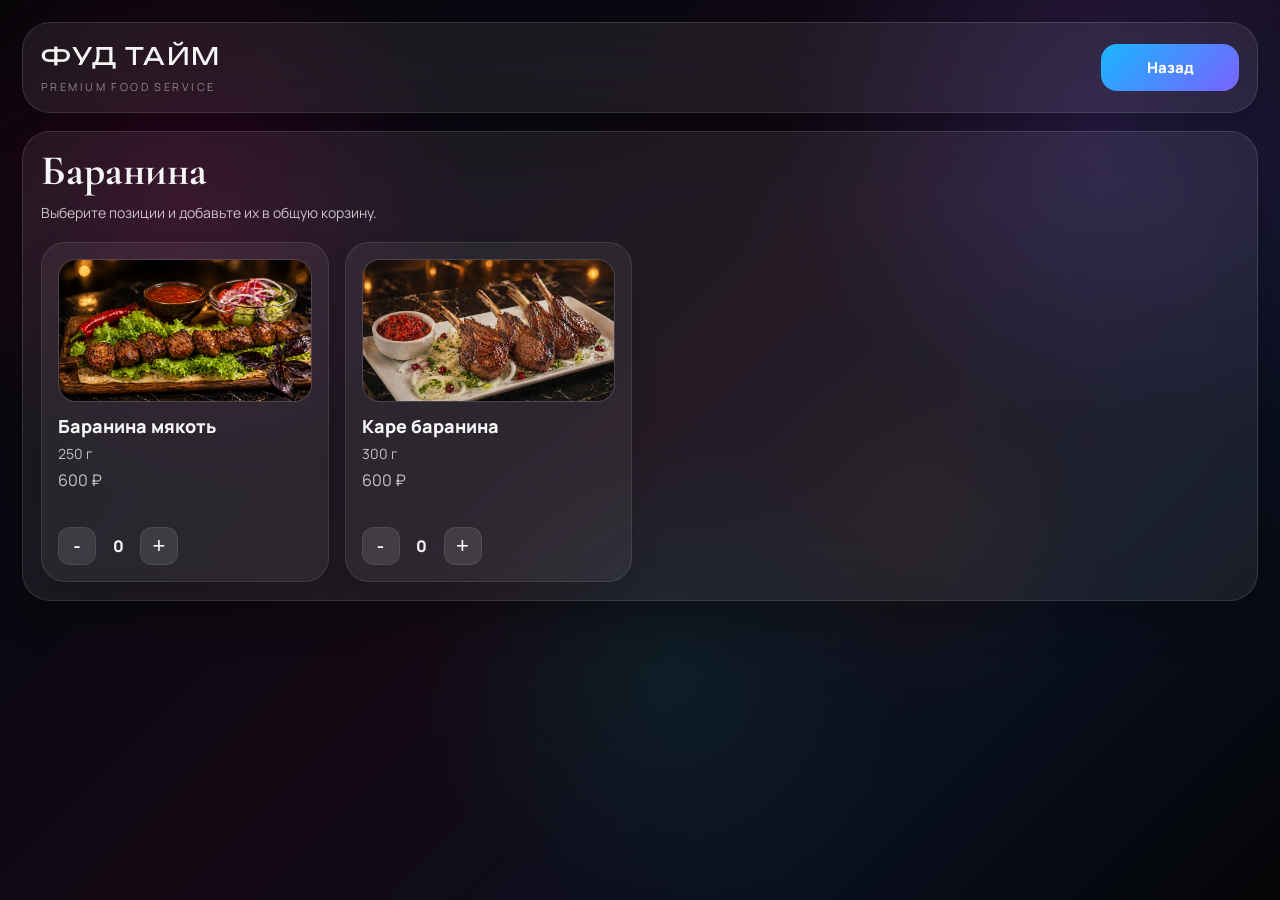
<file: baranina.html>
<!DOCTYPE html>
<html lang="ru">
<head>
  <meta charset="UTF-8" />
  <meta name="viewport" content="width=device-width, initial-scale=1.0" />
  <title>Баранина | Фуд Тайм</title>

  <link rel="preconnect" href="https://fonts.googleapis.com">
  <link rel="preconnect" href="https://fonts.gstatic.com" crossorigin>
  <link href="https://fonts.googleapis.com/css2?family=Manrope:wght@400;500;700;800&family=Unbounded:wght@500;700&family=Cormorant+Garamond:wght@500;600;700&display=swap" rel="stylesheet">
  <link rel="stylesheet" href="css/cart.css">

  <style>
    * {
      box-sizing: border-box;
      margin: 0;
      padding: 0;
    }

    :root {
      --text: rgba(255,255,255,.96);
      --muted: rgba(255,255,255,.74);
      --soft: rgba(255,255,255,.48);
      --glass: rgba(255,255,255,.07);
      --border: rgba(255,255,255,.12);
      --shadow: 0 18px 40px rgba(0,0,0,.24);
      --button: linear-gradient(135deg,#18b7ff 0%,#7b61ff 100%);
    }

    html {
      scroll-behavior: smooth;
    }

    body {
      font-family: 'Manrope', sans-serif;
      min-height: 100vh;
      padding: 22px;
      color: var(--text);
      background:
        radial-gradient(circle at 14% 22%, rgba(255,0,128,.15), transparent 22%),
        radial-gradient(circle at 86% 14%, rgba(123,97,255,.20), transparent 24%),
        radial-gradient(circle at 52% 75%, rgba(0,255,200,.07), transparent 26%),
        radial-gradient(circle at 72% 58%, rgba(255,140,0,.06), transparent 18%),
        linear-gradient(135deg,#040506 0%,#090811 24%,#140914 50%,#0a1020 76%,#040506 100%);
    }

    .page {
      max-width: 1460px;
      margin: 0 auto;
      display: flex;
      flex-direction: column;
      gap: 18px;
    }

    .topbar,
    .section-block {
      background: var(--glass);
      border: 1px solid var(--border);
      backdrop-filter: blur(22px);
      -webkit-backdrop-filter: blur(22px);
      border-radius: 28px;
      box-shadow: var(--shadow);
    }

    .topbar {
      padding: 18px;
      display: flex;
      align-items: center;
      justify-content: space-between;
      gap: 14px;
      flex-wrap: wrap;
    }

    .brand {
      display: flex;
      flex-direction: column;
      gap: 8px;
    }

    .brand-title {
      font-family: 'Unbounded', sans-serif;
      font-size: 24px;
      letter-spacing: .08em;
      text-transform: uppercase;
    }

    .brand-subtitle {
      font-size: 11px;
      letter-spacing: .22em;
      text-transform: uppercase;
      color: var(--soft);
    }

    .back-link {
      display: inline-flex;
      align-items: center;
      justify-content: center;
      min-width: 138px;
      padding: 13px 18px;
      border-radius: 16px;
      text-decoration: none;
      color: #fff;
      font-weight: 800;
      font-size: 15px;
      background: var(--button);
      border: 0;
      cursor: pointer;
    }

    .section-block {
      padding: 18px;
    }

    .section-title {
      font-family: 'Cormorant Garamond', serif;
      font-size: 42px;
      line-height: 1;
      margin-bottom: 10px;
      font-weight: 700;
    }

    .section-note {
      color: var(--muted);
      font-size: 14px;
      line-height: 1.6;
      margin-bottom: 18px;
    }

    .product-grid {
      display: grid;
      grid-template-columns: repeat(4, minmax(0,1fr));
      gap: 16px;
      margin-top: 14px;
    }

    .product-card {
      background: rgba(255,255,255,.06);
      border: 1px solid rgba(255,255,255,.10);
      border-radius: 24px;
      box-shadow: 0 14px 30px rgba(0,0,0,.14);
      min-height: 340px;
      display: flex;
      flex-direction: column;
      justify-content: space-between;
      padding: 16px;
      gap: 12px;
      overflow: hidden;
    }

    .product-card-image {
      width: 100%;
      aspect-ratio: 16 / 9;
      border-radius: 18px;
      background: rgba(255,255,255,.06);
      border: 1px solid rgba(255,255,255,.09);
      display: flex;
      align-items: center;
      justify-content: center;
      overflow: hidden;
      margin-bottom: 14px;
    }

    .product-card-image img {
      width: 100%;
      height: 100%;
      object-fit: cover;
      object-position: center;
      display: block;
    }
        .product-card-title {
      font-size: 18px;
      font-weight: 800;
      line-height: 1.2;
      margin-bottom: 6px;
    }

    .product-card-meta {
      color: rgba(255,255,255,.72);
      font-size: 14px;
      margin-bottom: 6px;
    }

    .product-card-price {
      color: var(--muted);
      font-size: 16px;
      margin-bottom: 14px;
    }

    .qty {
      display: flex;
      align-items: center;
      gap: 10px;
    }

    .qty button {
      width: 38px;
      height: 38px;
      border: 0;
      border-radius: 12px;
      background: rgba(255,255,255,.10);
      border: 1px solid rgba(255,255,255,.08);
      color: #fff;
      font-size: 22px;
      cursor: pointer;
      flex: 0 0 38px;
    }

    .qty span {
      min-width: 24px;
      text-align: center;
      font-size: 16px;
      font-weight: 800;
    }

    @media (max-width: 1180px) {
      .product-grid {
        grid-template-columns: repeat(2, minmax(0,1fr));
      }
    }

    @media (max-width: 820px) {
      body {
        padding: 16px;
      }

      .topbar,
      .section-block {
        padding: 14px;
      }

      .product-grid {
        grid-template-columns: 1fr;
      }

      .back-link {
        width: 100%;
      }

      .section-title {
        font-size: 34px;
      }

      .product-card {
        min-height: auto;
        padding: 12px;
        border-radius: 18px;
        gap: 10px;
      }

      .product-card-image {
        border-radius: 14px;
        margin-bottom: 12px;
      }

      .product-card-title {
        font-size: 16px;
      }

      .product-card-meta {
        font-size: 13px;
        line-height: 1.45;
      }

      .product-card-price {
        font-size: 15px;
        margin-bottom: 12px;
      }

      .qty {
        gap: 8px;
      }

      .qty button {
        width: 34px;
        height: 34px;
        font-size: 20px;
        flex: 0 0 34px;
        border-radius: 10px;
      }

      .qty span {
        font-size: 15px;
      }
    }
  </style>
</head>
<body>
  <div class="page">
    <div class="topbar">
      <div class="brand">
        <div class="brand-title">Фуд Тайм</div>
        <div class="brand-subtitle">premium food service</div>
      </div>
      <a href="index.html" class="back-link">Назад</a>
    </div>

    <section class="section-block">
      <div class="section-title">Баранина</div>
      <div class="section-note">Выберите позиции и добавьте их в общую корзину.</div>

      <div class="product-grid">
        <div class="product-card" data-name="Баранина мякоть" data-base-name="Баранина мякоть" data-price="600">
          <div>
            <div class="product-card-image">
              <img src="img/baranina-myakot.png" alt="Баранина мякоть">
            </div>
            <div class="product-card-title">Баранина мякоть</div>
            <div class="product-card-meta">250 г</div>
            <div class="product-card-price">600 ₽</div>
          </div>
          <div class="qty">
            <button onclick="changeQty(this,-1)">-</button>
            <span>0</span>
            <button onclick="changeQty(this,1)">+</button>
          </div>
        </div>
                <div class="product-card" data-name="Каре баранина" data-base-name="Каре баранина" data-price="600">
          <div>
            <div class="product-card-image">
              <img src="img/kare-baranina.png" alt="Каре баранина">
            </div>
            <div class="product-card-title">Каре баранина</div>
            <div class="product-card-meta">300 г</div>
            <div class="product-card-price">600 ₽</div>
          </div>
          <div class="qty">
            <button onclick="changeQty(this,-1)">-</button>
            <span>0</span>
            <button onclick="changeQty(this,1)">+</button>
          </div>
        </div>
      </div>
    </section>
  </div>

  <script src="js/cart.js"></script>
</body>
</html>
</file>
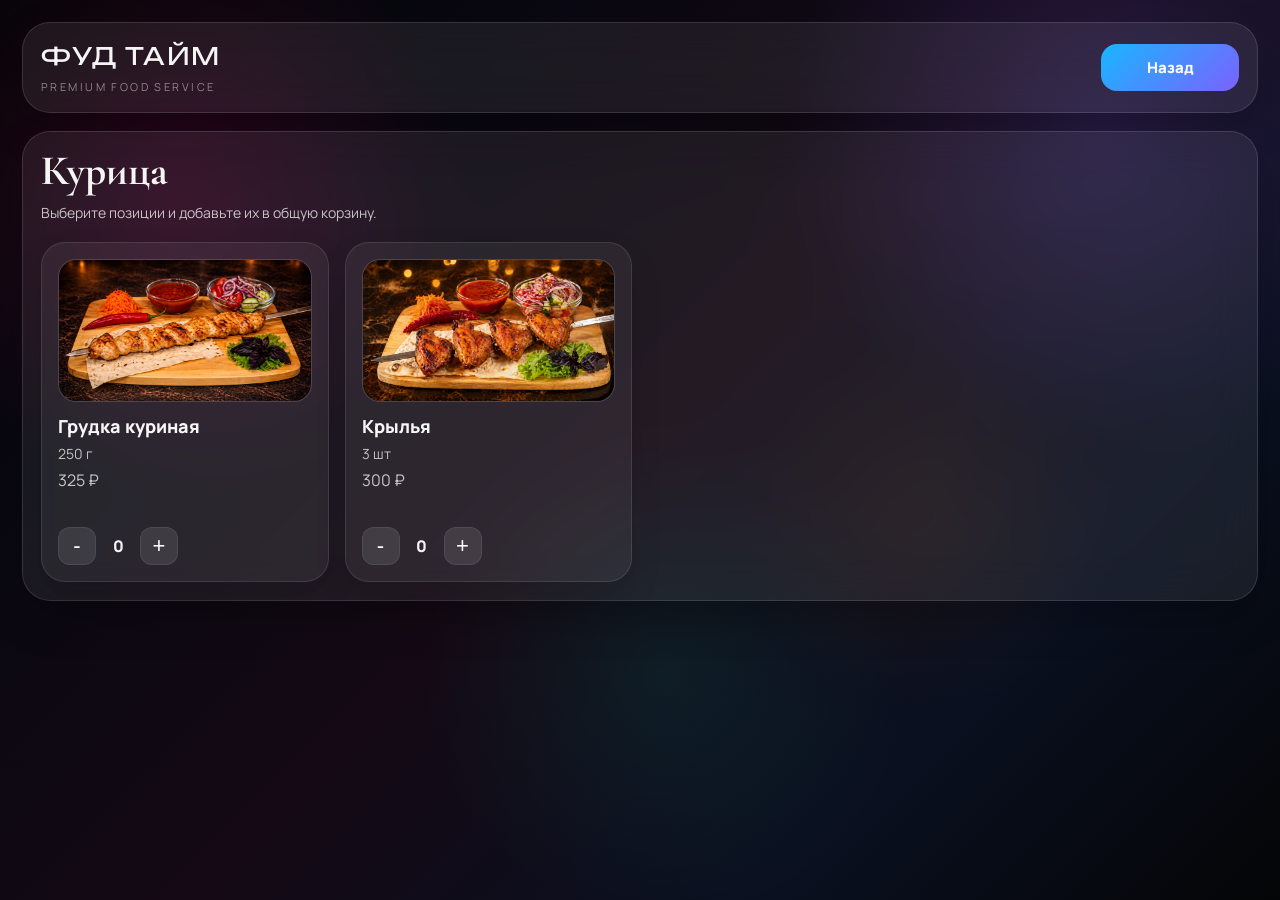
<file: kurica.html>
<!DOCTYPE html>
<html lang="ru">
<head>
  <meta charset="UTF-8" />
  <meta name="viewport" content="width=device-width, initial-scale=1.0" />
  <title>Курица | Фуд Тайм</title>

  <link rel="preconnect" href="https://fonts.googleapis.com">
  <link rel="preconnect" href="https://fonts.gstatic.com" crossorigin>
  <link href="https://fonts.googleapis.com/css2?family=Manrope:wght@400;500;700;800&family=Unbounded:wght@500;700&family=Cormorant+Garamond:wght@500;600;700&display=swap" rel="stylesheet">
  <link rel="stylesheet" href="css/cart.css">

  <style>
    * {
      box-sizing: border-box;
      margin: 0;
      padding: 0;
    }

    :root {
      --text: rgba(255,255,255,.96);
      --muted: rgba(255,255,255,.74);
      --soft: rgba(255,255,255,.48);
      --glass: rgba(255,255,255,.07);
      --border: rgba(255,255,255,.12);
      --shadow: 0 18px 40px rgba(0,0,0,.24);
      --button: linear-gradient(135deg,#18b7ff 0%,#7b61ff 100%);
    }

    html {
      scroll-behavior: smooth;
    }

    body {
      font-family: 'Manrope', sans-serif;
      min-height: 100vh;
      padding: 22px;
      color: var(--text);
      background:
        radial-gradient(circle at 14% 22%, rgba(255,0,128,.15), transparent 22%),
        radial-gradient(circle at 86% 14%, rgba(123,97,255,.20), transparent 24%),
        radial-gradient(circle at 52% 75%, rgba(0,255,200,.07), transparent 26%),
        radial-gradient(circle at 72% 58%, rgba(255,140,0,.06), transparent 18%),
        linear-gradient(135deg,#040506 0%,#090811 24%,#140914 50%,#0a1020 76%,#040506 100%);
    }

    .page {
      max-width: 1460px;
      margin: 0 auto;
      display: flex;
      flex-direction: column;
      gap: 18px;
    }

    .topbar,
    .section-block {
      background: var(--glass);
      border: 1px solid var(--border);
      backdrop-filter: blur(22px);
      -webkit-backdrop-filter: blur(22px);
      border-radius: 28px;
      box-shadow: var(--shadow);
    }

    .topbar {
      padding: 18px;
      display: flex;
      align-items: center;
      justify-content: space-between;
      gap: 14px;
      flex-wrap: wrap;
    }

    .brand {
      display: flex;
      flex-direction: column;
      gap: 8px;
    }

    .brand-title {
      font-family: 'Unbounded', sans-serif;
      font-size: 24px;
      letter-spacing: .08em;
      text-transform: uppercase;
    }

    .brand-subtitle {
      font-size: 11px;
      letter-spacing: .22em;
      text-transform: uppercase;
      color: var(--soft);
    }

    .back-link {
      display: inline-flex;
      align-items: center;
      justify-content: center;
      min-width: 138px;
      padding: 13px 18px;
      border-radius: 16px;
      text-decoration: none;
      color: #fff;
      font-weight: 800;
      font-size: 15px;
      background: var(--button);
      border: 0;
      cursor: pointer;
    }

    .section-block {
      padding: 18px;
    }

    .section-title {
      font-family: 'Cormorant Garamond', serif;
      font-size: 42px;
      line-height: 1;
      margin-bottom: 10px;
      font-weight: 700;
    }

    .section-note {
      color: var(--muted);
      font-size: 14px;
      line-height: 1.6;
      margin-bottom: 18px;
    }

    .product-grid {
      display: grid;
      grid-template-columns: repeat(4, minmax(0,1fr));
      gap: 16px;
      margin-top: 14px;
    }

    .product-card {
      background: rgba(255,255,255,.06);
      border: 1px solid rgba(255,255,255,.10);
      border-radius: 24px;
      box-shadow: 0 14px 30px rgba(0,0,0,.14);
      min-height: 340px;
      display: flex;
      flex-direction: column;
      justify-content: space-between;
      padding: 16px;
      gap: 12px;
      overflow: hidden;
    }

    .product-card-image {
      width: 100%;
      aspect-ratio: 16 / 9;
      border-radius: 18px;
      background: rgba(255,255,255,.06);
      border: 1px solid rgba(255,255,255,.09);
      display: flex;
      align-items: center;
      justify-content: center;
      overflow: hidden;
      margin-bottom: 14px;
    }

    .product-card-image img {
      width: 100%;
      height: 100%;
      object-fit: cover;
      object-position: center;
      display: block;
    }

    .product-card-title {
      font-size: 18px;
      font-weight: 800;
      line-height: 1.2;
      margin-bottom: 6px;
    }

    .product-card-meta {
      color: rgba(255,255,255,.72);
      font-size: 14px;
      margin-bottom: 6px;
    }

    .product-card-price {
      color: var(--muted);
      font-size: 16px;
      margin-bottom: 14px;
    }

    .qty {
      display: flex;
      align-items: center;
      gap: 10px;
    }

    .qty button {
      width: 38px;
      height: 38px;
      border: 0;
      border-radius: 12px;
      background: rgba(255,255,255,.10);
      border: 1px solid rgba(255,255,255,.08);
      color: #fff;
      font-size: 22px;
      cursor: pointer;
      flex: 0 0 38px;
    }

    .qty span {
      min-width: 24px;
      text-align: center;
      font-size: 16px;
      font-weight: 800;
    }

    @media (max-width: 1180px) {
      .product-grid {
        grid-template-columns: repeat(2, minmax(0,1fr));
      }
    }

    @media (max-width: 820px) {
      body {
        padding: 16px;
      }

      .topbar,
      .section-block {
        padding: 14px;
      }

      .product-grid {
        grid-template-columns: 1fr;
      }

      .back-link {
        width: 100%;
      }

      .section-title {
        font-size: 34px;
      }

      .product-card {
        min-height: auto;
        padding: 12px;
        border-radius: 18px;
        gap: 10px;
      }

      .product-card-image {
        border-radius: 14px;
        margin-bottom: 12px;
      }

      .product-card-title {
        font-size: 16px;
      }

      .product-card-meta {
        font-size: 13px;
        line-height: 1.45;
      }

      .product-card-price {
        font-size: 15px;
        margin-bottom: 12px;
      }

      .qty {
        gap: 8px;
      }

      .qty button {
        width: 34px;
        height: 34px;
        font-size: 20px;
        flex: 0 0 34px;
        border-radius: 10px;
      }

      .qty span {
        font-size: 15px;
      }
    }
  </style>
</head>
<body>
  <div class="page">
    <div class="topbar">
      <div class="brand">
        <div class="brand-title">Фуд Тайм</div>
        <div class="brand-subtitle">premium food service</div>
      </div>
      <a href="index.html" class="back-link">Назад</a>
    </div>

    <section class="section-block">
      <div class="section-title">Курица</div>
      <div class="section-note">Выберите позиции и добавьте их в общую корзину.</div>

      <div class="product-grid">
        <div class="product-card" data-name="Грудка куриная" data-base-name="Грудка куриная" data-price="325">
          <div>
            <div class="product-card-image">
              <img src="img/grudka-kurinaya.png" alt="Грудка куриная">
            </div>
            <div class="product-card-title">Грудка куриная</div>
            <div class="product-card-meta">250 г</div>
            <div class="product-card-price">325 ₽</div>
          </div>
          <div class="qty">
            <button onclick="changeQty(this,-1)">-</button>
            <span>0</span>
            <button onclick="changeQty(this,1)">+</button>
          </div>
        </div>

        <div class="product-card" data-name="Крылья" data-base-name="Крылья" data-price="300">
          <div>
            <div class="product-card-image">
              <img src="img/krylya.png" alt="Крылья">
            </div>
            <div class="product-card-title">Крылья</div>
            <div class="product-card-meta">3 шт</div>
            <div class="product-card-price">300 ₽</div>
          </div>
          <div class="qty">
            <button onclick="changeQty(this,-1)">-</button>
            <span>0</span>
            <button onclick="changeQty(this,1)">+</button>
          </div>
        </div>
      </div>
    </section>
  </div>

  <script src="js/cart.js"></script>
</body>
</html>
</file>
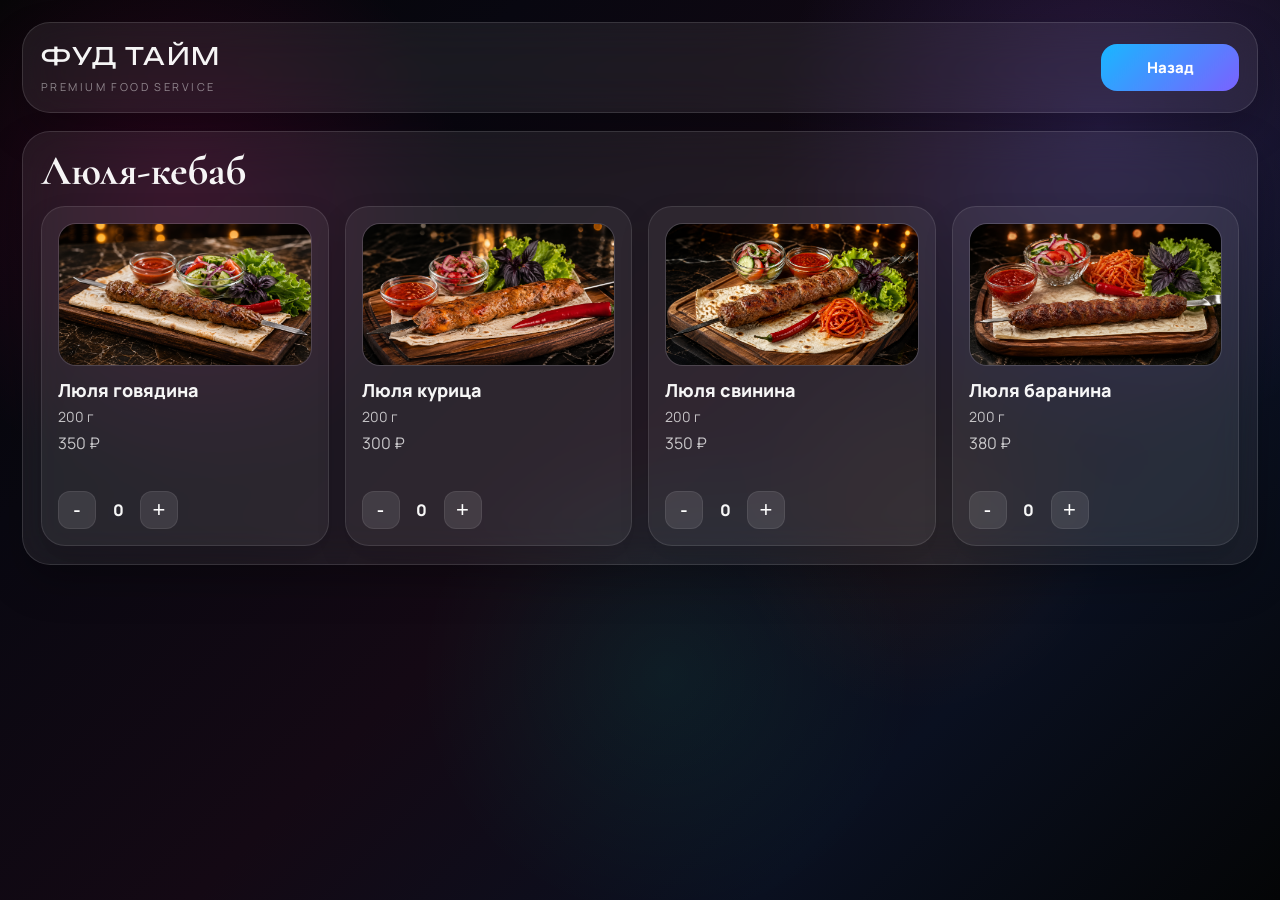
<file: lyulya-kebab.html>
<!DOCTYPE html>
<html lang="ru">
<head>
  <meta charset="UTF-8" />
  <meta name="viewport" content="width=device-width, initial-scale=1.0" />
  <title>Люля-кебаб | Фуд Тайм</title>

  <link rel="preconnect" href="https://fonts.googleapis.com">
  <link rel="preconnect" href="https://fonts.gstatic.com" crossorigin>
  <link href="https://fonts.googleapis.com/css2?family=Manrope:wght@400;500;700;800&family=Unbounded:wght@500;700&family=Cormorant+Garamond:wght@500;600;700&display=swap" rel="stylesheet">
  <link rel="stylesheet" href="css/cart.css">

  <style>
    * {
      box-sizing: border-box;
      margin: 0;
      padding: 0;
    }

    :root {
      --text: rgba(255,255,255,.96);
      --muted: rgba(255,255,255,.74);
      --soft: rgba(255,255,255,.48);
      --glass: rgba(255,255,255,.07);
      --border: rgba(255,255,255,.12);
      --shadow: 0 18px 40px rgba(0,0,0,.24);
      --button: linear-gradient(135deg,#18b7ff 0%,#7b61ff 100%);
    }

    html {
      scroll-behavior: smooth;
    }

    body {
      font-family: 'Manrope', sans-serif;
      min-height: 100vh;
      padding: 22px;
      color: var(--text);
      background:
        radial-gradient(circle at 14% 22%, rgba(255,0,128,.15), transparent 22%),
        radial-gradient(circle at 86% 14%, rgba(123,97,255,.20), transparent 24%),
        radial-gradient(circle at 52% 75%, rgba(0,255,200,.07), transparent 26%),
        radial-gradient(circle at 72% 58%, rgba(255,140,0,.06), transparent 18%),
        linear-gradient(135deg,#040506 0%,#090811 24%,#140914 50%,#0a1020 76%,#040506 100%);
    }

    .page {
      max-width: 1460px;
      margin: 0 auto;
      display: flex;
      flex-direction: column;
      gap: 18px;
    }

    .topbar,
    .section-block {
      background: var(--glass);
      border: 1px solid var(--border);
      backdrop-filter: blur(22px);
      -webkit-backdrop-filter: blur(22px);
      border-radius: 28px;
      box-shadow: var(--shadow);
    }

    .topbar {
      padding: 18px;
      display: flex;
      align-items: center;
      justify-content: space-between;
      gap: 14px;
      flex-wrap: wrap;
    }

    .brand {
      display: flex;
      flex-direction: column;
      gap: 8px;
    }

    .brand-title {
      font-family: 'Unbounded', sans-serif;
      font-size: 24px;
      letter-spacing: .08em;
      text-transform: uppercase;
    }

    .brand-subtitle {
      font-size: 11px;
      letter-spacing: .22em;
      text-transform: uppercase;
      color: var(--soft);
    }

    .back-link {
      display: inline-flex;
      align-items: center;
      justify-content: center;
      min-width: 138px;
      padding: 13px 18px;
      border-radius: 16px;
      text-decoration: none;
      color: #fff;
      font-weight: 800;
      font-size: 15px;
      background: var(--button);
      border: 0;
      cursor: pointer;
    }

    .section-block {
      padding: 18px;
    }

    .section-title {
      font-family: 'Cormorant Garamond', serif;
      font-size: 42px;
      line-height: 1;
      margin-bottom: 10px;
      font-weight: 700;
    }

    .section-note {
      color: var(--muted);
      font-size: 14px;
      line-height: 1.6;
      margin-bottom: 18px;
    }

    .product-grid {
      display: grid;
      grid-template-columns: repeat(4, minmax(0,1fr));
      gap: 16px;
      margin-top: 14px;
    }

    .product-card {
      background: rgba(255,255,255,.06);
      border: 1px solid rgba(255,255,255,.10);
      border-radius: 24px;
      box-shadow: 0 14px 30px rgba(0,0,0,.14);
      min-height: 340px;
      display: flex;
      flex-direction: column;
      justify-content: space-between;
      padding: 16px;
      gap: 12px;
      overflow: hidden;
    }

    .product-card-image {
      width: 100%;
      aspect-ratio: 16 / 9;
      border-radius: 18px;
      background: rgba(255,255,255,.06);
      border: 1px solid rgba(255,255,255,.09);
      display: flex;
      align-items: center;
      justify-content: center;
      overflow: hidden;
      margin-bottom: 14px;
    }

    .product-card-image img {
      width: 100%;
      height: 100%;
      object-fit: cover;
      object-position: center;
      display: block;
    }
        .product-card-title {
      font-size: 18px;
      font-weight: 800;
      line-height: 1.2;
      margin-bottom: 6px;
    }

    .product-card-meta {
      color: rgba(255,255,255,.72);
      font-size: 14px;
      margin-bottom: 6px;
    }

    .product-card-price {
      color: var(--muted);
      font-size: 16px;
      margin-bottom: 14px;
    }

    .qty {
      display: flex;
      align-items: center;
      gap: 10px;
    }

    .qty button {
      width: 38px;
      height: 38px;
      border: 0;
      border-radius: 12px;
      background: rgba(255,255,255,.10);
      border: 1px solid rgba(255,255,255,.08);
      color: #fff;
      font-size: 22px;
      cursor: pointer;
      flex: 0 0 38px;
    }

    .qty span {
      min-width: 24px;
      text-align: center;
      font-size: 16px;
      font-weight: 800;
    }

    @media (max-width: 1180px) {
      .product-grid {
        grid-template-columns: repeat(2, minmax(0,1fr));
      }
    }

    @media (max-width: 820px) {
      body {
        padding: 16px;
      }

      .topbar,
      .section-block {
        padding: 14px;
      }

      .product-grid {
        grid-template-columns: 1fr;
      }

      .back-link {
        width: 100%;
      }

      .section-title {
        font-size: 34px;
      }

      .product-card {
        min-height: auto;
        padding: 12px;
        border-radius: 18px;
        gap: 10px;
      }

      .product-card-image {
        border-radius: 14px;
        margin-bottom: 12px;
      }

      .product-card-title {
        font-size: 16px;
      }

      .product-card-meta {
        font-size: 13px;
        line-height: 1.45;
      }

      .product-card-price {
        font-size: 15px;
        margin-bottom: 12px;
      }

      .qty {
        gap: 8px;
      }

      .qty button {
        width: 34px;
        height: 34px;
        font-size: 20px;
        flex: 0 0 34px;
        border-radius: 10px;
      }

      .qty span {
        font-size: 15px;
      }
    }
  </style>
</head>
<body>
  <div class="page">
    <div class="topbar">
      <div class="brand">
        <div class="brand-title">Фуд Тайм</div>
        <div class="brand-subtitle">premium food service</div>
      </div>
      <a href="index.html" class="back-link">Назад</a>
    </div>

    <section class="section-block">
      <div class="section-title">Люля-кебаб</div>

      <div class="product-grid">
        <div class="product-card" data-name="Люля говядина" data-base-name="Люля говядина" data-price="350">
          <div>
            <div class="product-card-image">
              <img src="img/lyulya-govyadina.png" alt="Люля говядина">
            </div>
            <div class="product-card-title">Люля говядина</div>
            <div class="product-card-meta">200 г</div>
            <div class="product-card-price">350 ₽</div>
          </div>
          <div class="qty">
            <button onclick="changeQty(this,-1)">-</button>
            <span>0</span>
            <button onclick="changeQty(this,1)">+</button>
          </div>
        </div>

        <div class="product-card" data-name="Люля курица" data-base-name="Люля курица" data-price="300">
          <div>
            <div class="product-card-image">
              <img src="img/lyulya-kuritsa.png" alt="Люля курица">
            </div>
            <div class="product-card-title">Люля курица</div>
            <div class="product-card-meta">200 г</div>
            <div class="product-card-price">300 ₽</div>
          </div>
          <div class="qty">
            <button onclick="changeQty(this,-1)">-</button>
            <span>0</span>
            <button onclick="changeQty(this,1)">+</button>
          </div>
        </div>
                <div class="product-card" data-name="Люля свинина" data-base-name="Люля свинина" data-price="350">
          <div>
            <div class="product-card-image">
              <img src="img/lyulya-svinina.png" alt="Люля свинина">
            </div>
            <div class="product-card-title">Люля свинина</div>
            <div class="product-card-meta">200 г</div>
            <div class="product-card-price">350 ₽</div>
          </div>
          <div class="qty">
            <button onclick="changeQty(this,-1)">-</button>
            <span>0</span>
            <button onclick="changeQty(this,1)">+</button>
          </div>
        </div>

        <div class="product-card" data-name="Люля баранина" data-base-name="Люля баранина" data-price="380">
          <div>
            <div class="product-card-image">
              <img src="img/lyulya-baranina.png" alt="Люля баранина">
            </div>
            <div class="product-card-title">Люля баранина</div>
            <div class="product-card-meta">200 г</div>
            <div class="product-card-price">380 ₽</div>
          </div>
          <div class="qty">
            <button onclick="changeQty(this,-1)">-</button>
            <span>0</span>
            <button onclick="changeQty(this,1)">+</button>
          </div>
        </div>
      </div>
    </section>
  </div>

  <script src="js/cart.js"></script>
</body>
</html>
</file>
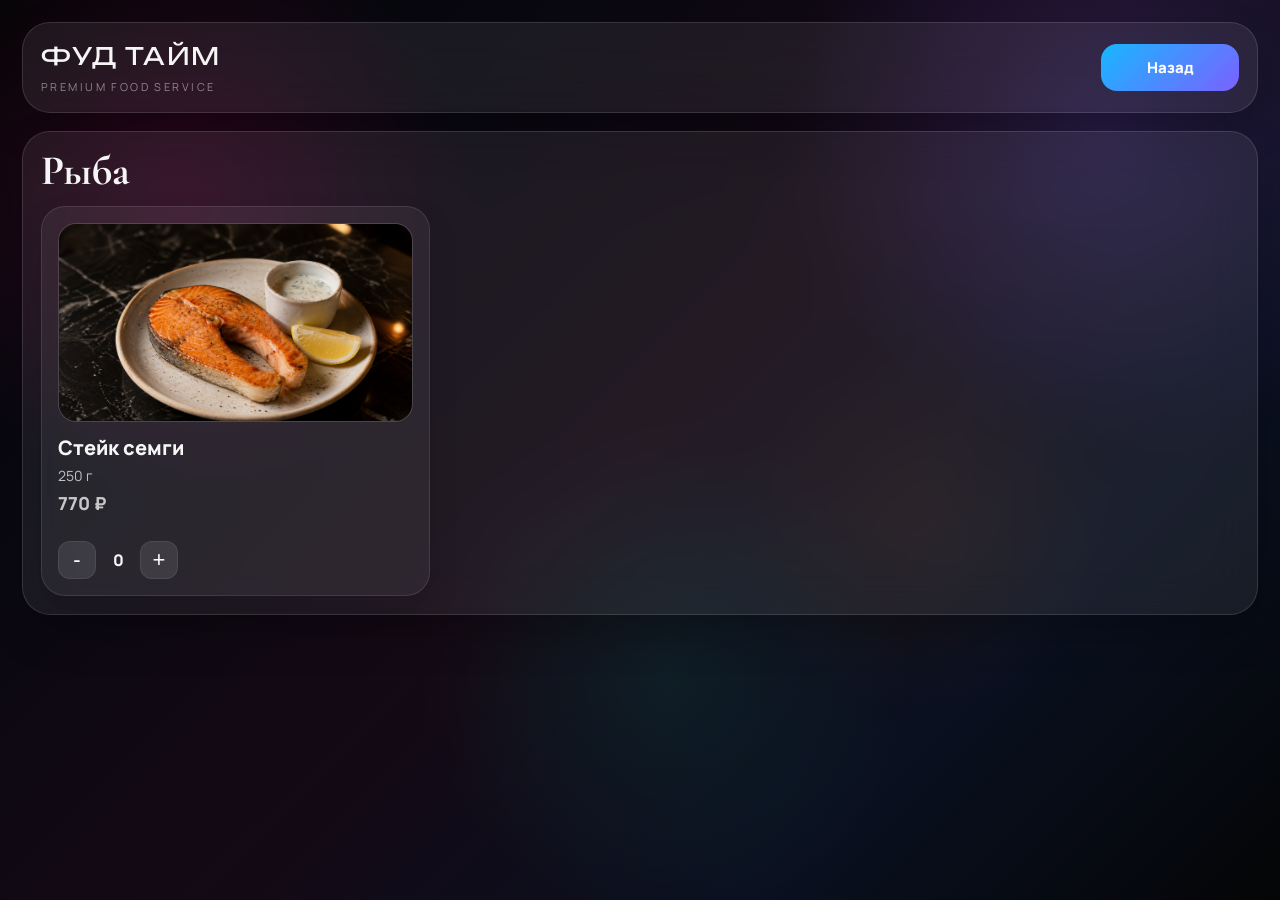
<file: ryba.html>
<!DOCTYPE html>
<html lang="ru">
<head>
  <meta charset="UTF-8" />
  <meta name="viewport" content="width=device-width, initial-scale=1.0" />
  <title>Рыба | Фуд Тайм</title>

  <link rel="preconnect" href="https://fonts.googleapis.com">
  <link rel="preconnect" href="https://fonts.gstatic.com" crossorigin>
  <link href="https://fonts.googleapis.com/css2?family=Manrope:wght@400;500;700;800&family=Unbounded:wght@500;700&family=Cormorant+Garamond:wght@500;600;700&display=swap" rel="stylesheet">
  <link rel="stylesheet" href="css/cart.css">

  <style>
    * {
      box-sizing: border-box;
      margin: 0;
      padding: 0;
    }

    :root {
      --text: rgba(255,255,255,.96);
      --muted: rgba(255,255,255,.74);
      --soft: rgba(255,255,255,.48);
      --glass: rgba(255,255,255,.07);
      --border: rgba(255,255,255,.12);
      --shadow: 0 18px 40px rgba(0,0,0,.24);
      --button: linear-gradient(135deg,#18b7ff 0%,#7b61ff 100%);
    }

    html {
      scroll-behavior: smooth;
    }

    body {
      font-family: 'Manrope', sans-serif;
      min-height: 100vh;
      padding: 22px;
      color: var(--text);
      background:
        radial-gradient(circle at 14% 22%, rgba(255,0,128,.15), transparent 22%),
        radial-gradient(circle at 86% 14%, rgba(123,97,255,.20), transparent 24%),
        radial-gradient(circle at 52% 75%, rgba(0,255,200,.07), transparent 26%),
        radial-gradient(circle at 72% 58%, rgba(255,140,0,.06), transparent 18%),
        linear-gradient(135deg,#040506 0%,#090811 24%,#140914 50%,#0a1020 76%,#040506 100%);
    }

    .page {
      max-width: 1460px;
      margin: 0 auto;
      display: flex;
      flex-direction: column;
      gap: 18px;
    }

    .topbar,
    .section-block {
      background: var(--glass);
      border: 1px solid var(--border);
      backdrop-filter: blur(22px);
      -webkit-backdrop-filter: blur(22px);
      border-radius: 28px;
      box-shadow: var(--shadow);
    }

    .topbar {
      padding: 18px;
      display: flex;
      align-items: center;
      justify-content: space-between;
      gap: 14px;
      flex-wrap: wrap;
    }

    .brand {
      display: flex;
      flex-direction: column;
      gap: 8px;
    }

    .brand-title {
      font-family: 'Unbounded', sans-serif;
      font-size: 24px;
      letter-spacing: .08em;
      text-transform: uppercase;
    }

    .brand-subtitle {
      font-size: 11px;
      letter-spacing: .22em;
      text-transform: uppercase;
      color: var(--soft);
    }

    .back-link {
      display: inline-flex;
      align-items: center;
      justify-content: center;
      min-width: 138px;
      padding: 13px 18px;
      border-radius: 16px;
      text-decoration: none;
      color: #fff;
      font-weight: 800;
      font-size: 15px;
      background: var(--button);
      border: 0;
      cursor: pointer;
    }

    .section-block {
      padding: 18px;
    }

    .section-title {
      font-family: 'Cormorant Garamond', serif;
      font-size: 42px;
      line-height: 1;
      margin-bottom: 10px;
      font-weight: 700;
    }

    .section-note {
      color: var(--muted);
      font-size: 14px;
      line-height: 1.6;
      margin-bottom: 18px;
    }

    .product-grid {
      display: grid;
      grid-template-columns: repeat(3, minmax(0,1fr));
      gap: 16px;
      margin-top: 14px;
    }

    .product-card {
      background: rgba(255,255,255,.06);
      border: 1px solid rgba(255,255,255,.10);
      border-radius: 24px;
      box-shadow: 0 14px 30px rgba(0,0,0,.14);
      min-height: 340px;
      display: flex;
      flex-direction: column;
      justify-content: space-between;
      padding: 16px;
      gap: 12px;
      overflow: hidden;
      max-width: 420px;
    }

    .product-card-image {
      width: 100%;
      aspect-ratio: 16 / 9;
      border-radius: 18px;
      background: rgba(255,255,255,.06);
      border: 1px solid rgba(255,255,255,.09);
      display: flex;
      align-items: center;
      justify-content: center;
      overflow: hidden;
      margin-bottom: 14px;
    }

    .product-card-image img {
      width: 100%;
      height: 100%;
      object-fit: cover;
      object-position: center;
      display: block;
    }

    .product-card-title {
      font-size: 20px;
      font-weight: 800;
      line-height: 1.2;
      margin-bottom: 6px;
    }

    .product-card-meta {
      color: rgba(255,255,255,.72);
      font-size: 14px;
      margin-bottom: 6px;
    }

    .product-card-price {
      color: var(--muted);
      font-size: 18px;
      margin-bottom: 14px;
      font-weight: 800;
    }

    .qty {
      display: flex;
      align-items: center;
      gap: 10px;
    }

    .qty button {
      width: 38px;
      height: 38px;
      border: 0;
      border-radius: 12px;
      background: rgba(255,255,255,.10);
      border: 1px solid rgba(255,255,255,.08);
      color: #fff;
      font-size: 22px;
      cursor: pointer;
      flex: 0 0 38px;
    }

    .qty span {
      min-width: 24px;
      text-align: center;
      font-size: 16px;
      font-weight: 800;
    }

    @media (max-width: 1180px) {
      .product-grid {
        grid-template-columns: repeat(2, minmax(0,1fr));
      }
    }

    @media (max-width: 820px) {
      body {
        padding: 16px;
      }

      .topbar,
      .section-block {
        padding: 14px;
      }

      .product-grid {
        grid-template-columns: 1fr;
      }

      .back-link {
        width: 100%;
      }

      .section-title {
        font-size: 34px;
      }

      .product-card {
        min-height: auto;
        padding: 12px;
        border-radius: 18px;
        gap: 10px;
        max-width: none;
      }

      .product-card-image {
        border-radius: 14px;
        margin-bottom: 12px;
      }

      .product-card-title {
        font-size: 18px;
      }

      .product-card-meta {
        font-size: 13px;
        line-height: 1.45;
      }

      .product-card-price {
        font-size: 16px;
        margin-bottom: 12px;
      }

      .qty {
        gap: 8px;
      }

      .qty button {
        width: 34px;
        height: 34px;
        font-size: 20px;
        flex: 0 0 34px;
        border-radius: 10px;
      }

      .qty span {
        font-size: 15px;
      }
    }
  </style>
</head>
<body>
  <div class="page">
    <div class="topbar">
      <div class="brand">
        <div class="brand-title">Фуд Тайм</div>
        <div class="brand-subtitle">premium food service</div>
      </div>
      <a href="index.html" class="back-link">Назад</a>
    </div>

    <section class="section-block">
      <div class="section-title">Рыба</div>

      <div class="product-grid">
        <div class="product-card" data-name="Стейк семги" data-base-name="Стейк семги" data-price="770">
          <div>
            <div class="product-card-image">
              <img src="img/semga.png" alt="Стейк семги">
            </div>
            <div class="product-card-title">Стейк семги</div>
            <div class="product-card-meta">250 г</div>
            <div class="product-card-price">770 ₽</div>
          </div>

          <div class="qty">
            <button onclick="changeQty(this,-1)">-</button>
            <span>0</span>
            <button onclick="changeQty(this,1)">+</button>
          </div>
        </div>
      </div>
    </section>
  </div>

  <script src="js/cart.js"></script>
</body>
</html>
</file>
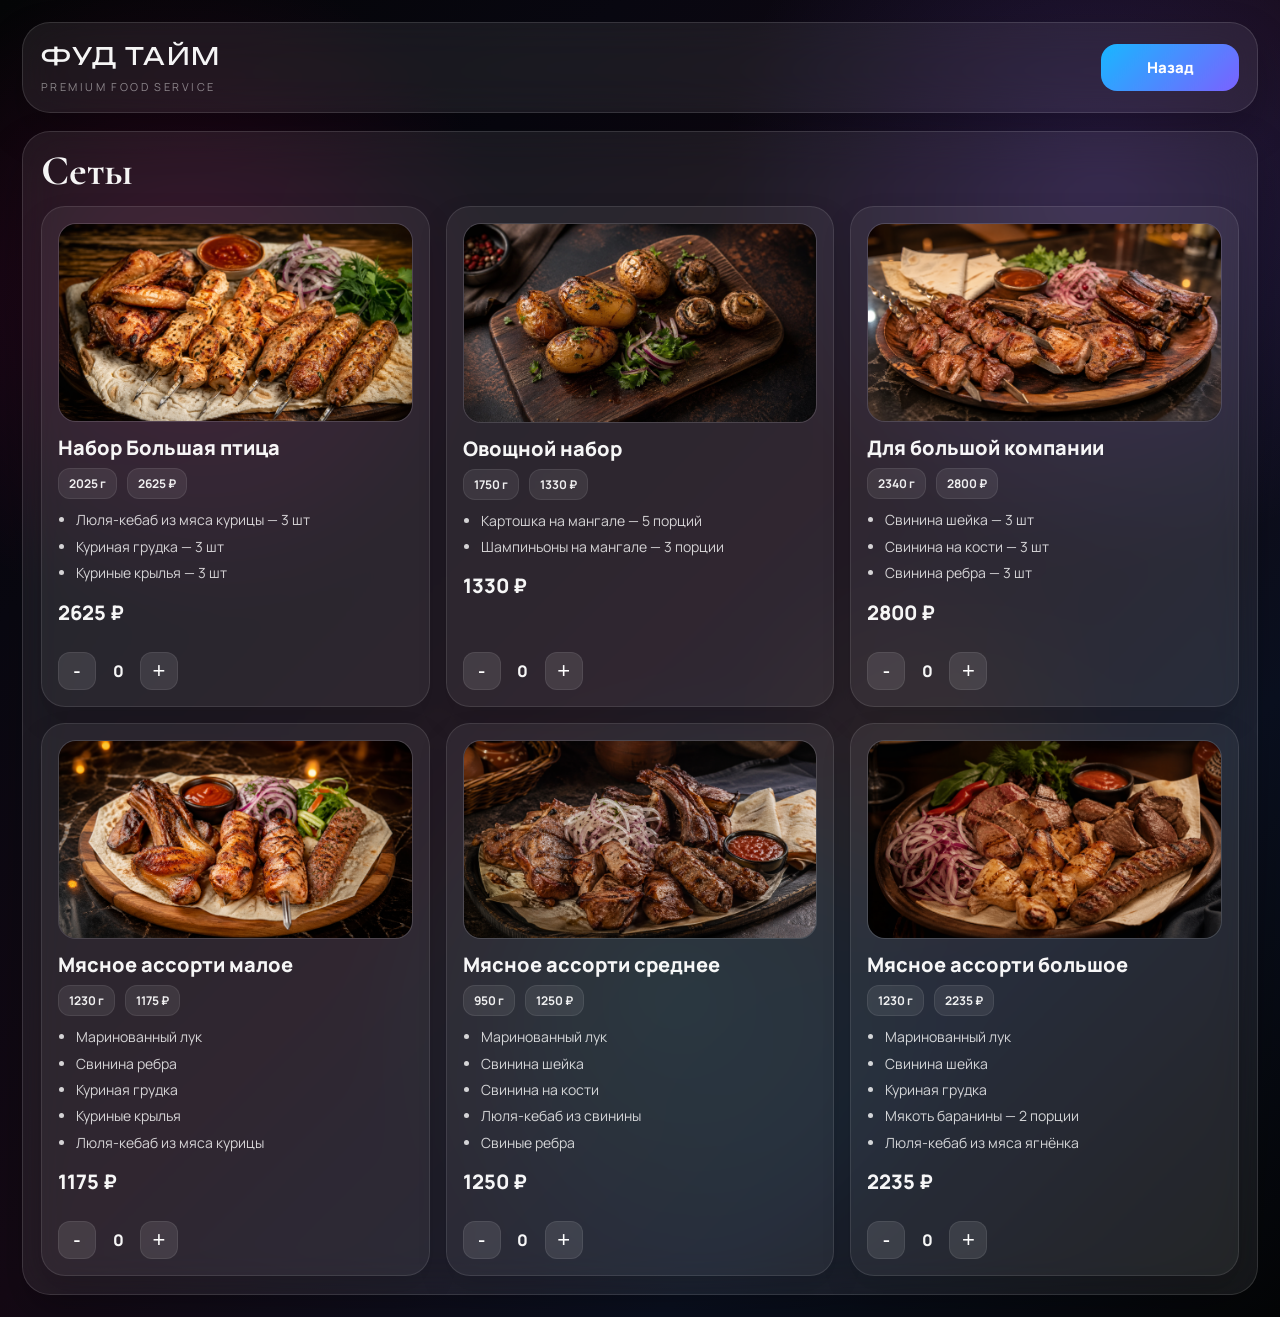
<file: sety.html>
<!DOCTYPE html>
<html lang="ru">
<head>
  <meta charset="UTF-8" />
  <meta name="viewport" content="width=device-width, initial-scale=1.0" />
  <title>Сеты | Фуд Тайм</title>

  <link rel="preconnect" href="https://fonts.googleapis.com">
  <link rel="preconnect" href="https://fonts.gstatic.com" crossorigin>
  <link href="https://fonts.googleapis.com/css2?family=Manrope:wght@400;500;700;800&family=Unbounded:wght@500;700&family=Cormorant+Garamond:wght@500;600;700&display=swap" rel="stylesheet">
  <link rel="stylesheet" href="css/cart.css">

  <style>
    * {
      box-sizing: border-box;
      margin: 0;
      padding: 0;
    }

    :root {
      --text: rgba(255,255,255,.96);
      --muted: rgba(255,255,255,.74);
      --soft: rgba(255,255,255,.48);
      --glass: rgba(255,255,255,.07);
      --border: rgba(255,255,255,.12);
      --shadow: 0 18px 40px rgba(0,0,0,.24);
      --button: linear-gradient(135deg,#18b7ff 0%,#7b61ff 100%);
    }

    html {
      scroll-behavior: smooth;
    }

    body {
      font-family: 'Manrope', sans-serif;
      min-height: 100vh;
      padding: 22px;
      color: var(--text);
      background:
        radial-gradient(circle at 14% 22%, rgba(255,0,128,.15), transparent 22%),
        radial-gradient(circle at 86% 14%, rgba(123,97,255,.20), transparent 24%),
        radial-gradient(circle at 52% 75%, rgba(0,255,200,.07), transparent 26%),
        radial-gradient(circle at 72% 58%, rgba(255,140,0,.06), transparent 18%),
        linear-gradient(135deg,#040506 0%,#090811 24%,#140914 50%,#0a1020 76%,#040506 100%);
    }

    .page {
      max-width: 1460px;
      margin: 0 auto;
      display: flex;
      flex-direction: column;
      gap: 18px;
    }

    .topbar,
    .section-block {
      background: var(--glass);
      border: 1px solid var(--border);
      backdrop-filter: blur(22px);
      -webkit-backdrop-filter: blur(22px);
      border-radius: 28px;
      box-shadow: var(--shadow);
    }

    .topbar {
      padding: 18px;
      display: flex;
      align-items: center;
      justify-content: space-between;
      gap: 14px;
      flex-wrap: wrap;
    }

    .brand {
      display: flex;
      flex-direction: column;
      gap: 8px;
    }

    .brand-title {
      font-family: 'Unbounded', sans-serif;
      font-size: 24px;
      letter-spacing: .08em;
      text-transform: uppercase;
    }

    .brand-subtitle {
      font-size: 11px;
      letter-spacing: .22em;
      text-transform: uppercase;
      color: var(--soft);
    }

    .back-link {
      display: inline-flex;
      align-items: center;
      justify-content: center;
      min-width: 138px;
      padding: 13px 18px;
      border-radius: 16px;
      text-decoration: none;
      color: #fff;
      font-weight: 800;
      font-size: 15px;
      background: var(--button);
      border: 0;
      cursor: pointer;
    }

    .section-block {
      padding: 18px;
    }

    .section-title {
      font-family: 'Cormorant Garamond', serif;
      font-size: 42px;
      line-height: 1;
      margin-bottom: 10px;
      font-weight: 700;
    }

    .section-note {
      color: var(--muted);
      font-size: 14px;
      line-height: 1.6;
      margin-bottom: 18px;
    }

    .product-grid {
      display: grid;
      grid-template-columns: repeat(3, minmax(0,1fr));
      gap: 16px;
      margin-top: 14px;
    }

    .product-card {
      background: rgba(255,255,255,.06);
      border: 1px solid rgba(255,255,255,.10);
      border-radius: 24px;
      box-shadow: 0 14px 30px rgba(0,0,0,.14);
      min-height: 420px;
      display: flex;
      flex-direction: column;
      justify-content: space-between;
      padding: 16px;
      gap: 12px;
      overflow: hidden;
    }

    .product-card-image {
      width: 100%;
      aspect-ratio: 16 / 9;
      border-radius: 18px;
      background: rgba(255,255,255,.06);
      border: 1px solid rgba(255,255,255,.09);
      display: flex;
      align-items: center;
      justify-content: center;
      overflow: hidden;
      margin-bottom: 14px;
    }

    .product-card-image img {
      width: 100%;
      height: 100%;
      object-fit: cover;
      object-position: center;
      display: block;
    }

    .product-card-title {
      font-size: 20px;
      font-weight: 800;
      line-height: 1.2;
      margin-bottom: 8px;
    }

    .set-meta {
      display: flex;
      gap: 10px;
      flex-wrap: wrap;
      margin-bottom: 10px;
    }

    .set-badge {
      padding: 6px 10px;
      border-radius: 12px;
      background: rgba(255,255,255,0.08);
      border: 1px solid rgba(255,255,255,0.08);
      font-size: 12px;
      color: rgba(255,255,255,0.92);
      font-weight: 700;
    }

    .product-card-list {
      color: rgba(255,255,255,0.80);
      font-size: 14px;
      line-height: 1.6;
      margin-bottom: 14px;
      padding-left: 18px;
    }

    .product-card-list li + li {
      margin-top: 4px;
    }

    .product-card-price {
      color: var(--text);
      font-size: 20px;
      font-weight: 800;
      margin-bottom: 14px;
    }

    .qty {
      display: flex;
      align-items: center;
      gap: 10px;
    }

    .qty button {
      width: 38px;
      height: 38px;
      border: 0;
      border-radius: 12px;
      background: rgba(255,255,255,.10);
      border: 1px solid rgba(255,255,255,.08);
      color: #fff;
      font-size: 22px;
      cursor: pointer;
      flex: 0 0 38px;
    }

    .qty span {
      min-width: 24px;
      text-align: center;
      font-size: 16px;
      font-weight: 800;
    }
        @media (max-width: 1180px) {
      .product-grid {
        grid-template-columns: repeat(2, minmax(0,1fr));
      }
    }

    @media (max-width: 820px) {
      body {
        padding: 16px;
      }

      .topbar,
      .section-block {
        padding: 14px;
      }

      .product-grid {
        grid-template-columns: 1fr;
      }

      .back-link {
        width: 100%;
      }

      .section-title {
        font-size: 34px;
      }

      .product-card {
        min-height: auto;
        padding: 12px;
        border-radius: 18px;
        gap: 10px;
      }

      .product-card-image {
        border-radius: 14px;
        margin-bottom: 12px;
      }

      .product-card-title {
        font-size: 18px;
      }

      .product-card-list {
        font-size: 13px;
        line-height: 1.5;
      }

      .product-card-price {
        font-size: 18px;
        margin-bottom: 12px;
      }

      .qty {
        gap: 8px;
      }

      .qty button {
        width: 34px;
        height: 34px;
        font-size: 20px;
        flex: 0 0 34px;
        border-radius: 10px;
      }

      .qty span {
        font-size: 15px;
      }
    }
  </style>
</head>
<body>
  <div class="page">
    <div class="topbar">
      <div class="brand">
        <div class="brand-title">Фуд Тайм</div>
        <div class="brand-subtitle">premium food service</div>
      </div>
      <a href="index.html" class="back-link">Назад</a>
    </div>

    <section class="section-block">
      <div class="section-title">Сеты</div>

      <div class="product-grid">
        <div class="product-card" data-name="Набор Большая птица" data-base-name="Набор Большая птица" data-price="2625">
          <div>
            <div class="product-card-image">
              <img src="img/nabor-bolshaya-ptitsa.png" alt="Набор Большая птица">
            </div>
            <div class="product-card-title">Набор Большая птица</div>

            <div class="set-meta">
              <div class="set-badge">2025 г</div>
              <div class="set-badge">2625 ₽</div>
            </div>

            <ul class="product-card-list">
              <li>Люля-кебаб из мяса курицы — 3 шт</li>
              <li>Куриная грудка — 3 шт</li>
              <li>Куриные крылья — 3 шт</li>
            </ul>

            <div class="product-card-price">2625 ₽</div>
          </div>

          <div class="qty">
            <button onclick="changeQty(this,-1)">-</button>
            <span>0</span>
            <button onclick="changeQty(this,1)">+</button>
          </div>
        </div>

        <div class="product-card" data-name="Овощной набор" data-base-name="Овощной набор" data-price="1330">
          <div>
            <div class="product-card-image">
              <img src="img/ovoshchnoy-nabor.png" alt="Овощной набор">
            </div>
            <div class="product-card-title">Овощной набор</div>

            <div class="set-meta">
              <div class="set-badge">1750 г</div>
              <div class="set-badge">1330 ₽</div>
            </div>

            <ul class="product-card-list">
              <li>Картошка на мангале — 5 порций</li>
              <li>Шампиньоны на мангале — 3 порции</li>
            </ul>

            <div class="product-card-price">1330 ₽</div>
          </div>

          <div class="qty">
            <button onclick="changeQty(this,-1)">-</button>
            <span>0</span>
            <button onclick="changeQty(this,1)">+</button>
          </div>
        </div>

        <div class="product-card" data-name="Для большой компании" data-base-name="Для большой компании" data-price="2800">
          <div>
            <div class="product-card-image">
              <img src="img/dlya-bolshoy-kompanii.png" alt="Для большой компании">
            </div>
            <div class="product-card-title">Для большой компании</div>

            <div class="set-meta">
              <div class="set-badge">2340 г</div>
              <div class="set-badge">2800 ₽</div>
            </div>

            <ul class="product-card-list">
              <li>Свинина шейка — 3 шт</li>
              <li>Свинина на кости — 3 шт</li>
              <li>Свинина ребра — 3 шт</li>
            </ul>

            <div class="product-card-price">2800 ₽</div>
          </div>

          <div class="qty">
            <button onclick="changeQty(this,-1)">-</button>
            <span>0</span>
            <button onclick="changeQty(this,1)">+</button>
          </div>
        </div>
                <div class="product-card" data-name="Мясное ассорти малое" data-base-name="Мясное ассорти малое" data-price="1175">
          <div>
            <div class="product-card-image">
              <img src="img/myasnoe-assorti-maloe.png" alt="Мясное ассорти малое">
            </div>
            <div class="product-card-title">Мясное ассорти малое</div>

            <div class="set-meta">
              <div class="set-badge">1230 г</div>
              <div class="set-badge">1175 ₽</div>
            </div>

            <ul class="product-card-list">
              <li>Маринованный лук</li>
              <li>Свинина ребра</li>
              <li>Куриная грудка</li>
              <li>Куриные крылья</li>
              <li>Люля-кебаб из мяса курицы</li>
            </ul>

            <div class="product-card-price">1175 ₽</div>
          </div>

          <div class="qty">
            <button onclick="changeQty(this,-1)">-</button>
            <span>0</span>
            <button onclick="changeQty(this,1)">+</button>
          </div>
        </div>

        <div class="product-card" data-name="Мясное ассорти среднее" data-base-name="Мясное ассорти среднее" data-price="1250">
          <div>
            <div class="product-card-image">
              <img src="img/myasnoe-assorti-srednee.png" alt="Мясное ассорти среднее">
            </div>
            <div class="product-card-title">Мясное ассорти среднее</div>

            <div class="set-meta">
              <div class="set-badge">950 г</div>
              <div class="set-badge">1250 ₽</div>
            </div>

            <ul class="product-card-list">
              <li>Маринованный лук</li>
              <li>Свинина шейка</li>
              <li>Свинина на кости</li>
              <li>Люля-кебаб из свинины</li>
              <li>Свиные ребра</li>
            </ul>

            <div class="product-card-price">1250 ₽</div>
          </div>

          <div class="qty">
            <button onclick="changeQty(this,-1)">-</button>
            <span>0</span>
            <button onclick="changeQty(this,1)">+</button>
          </div>
        </div>

        <div class="product-card" data-name="Мясное ассорти большое" data-base-name="Мясное ассорти большое" data-price="2235">
          <div>
            <div class="product-card-image">
              <img src="img/myasnoe-assorti-bolshoe.png" alt="Мясное ассорти большое">
            </div>
            <div class="product-card-title">Мясное ассорти большое</div>

            <div class="set-meta">
              <div class="set-badge">1230 г</div>
              <div class="set-badge">2235 ₽</div>
            </div>

            <ul class="product-card-list">
              <li>Маринованный лук</li>
              <li>Свинина шейка</li>
              <li>Куриная грудка</li>
              <li>Мякоть баранины — 2 порции</li>
              <li>Люля-кебаб из мяса ягнёнка</li>
            </ul>

            <div class="product-card-price">2235 ₽</div>
          </div>

          <div class="qty">
            <button onclick="changeQty(this,-1)">-</button>
            <span>0</span>
            <button onclick="changeQty(this,1)">+</button>
          </div>
        </div>
      </div>
    </section>
  </div>

  <script src="js/cart.js"></script>
</body>
</html>
</file>
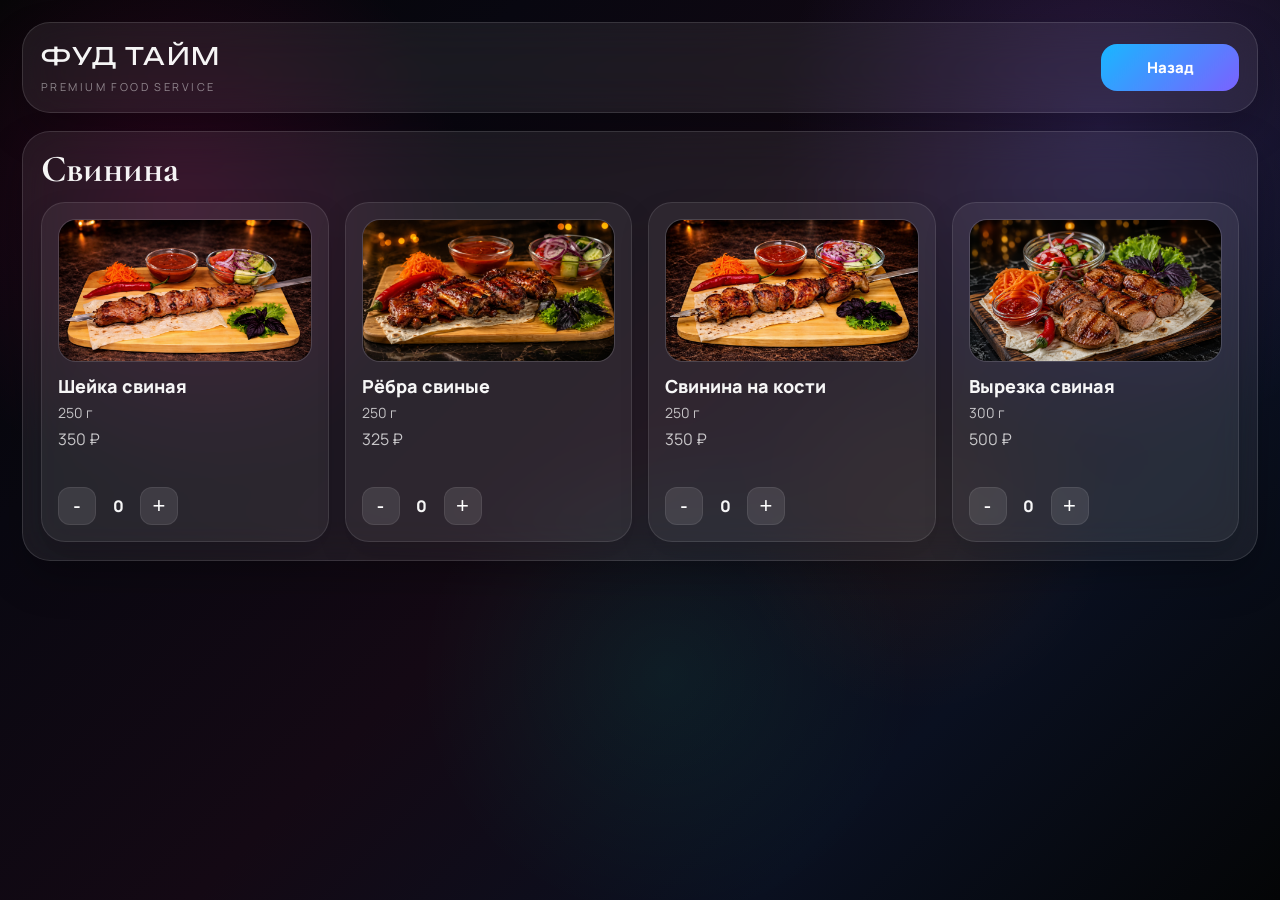
<file: svinina.html>
<!DOCTYPE html>
<html lang="ru">
<head>
  <meta charset="UTF-8" />
  <meta name="viewport" content="width=device-width, initial-scale=1.0" />
  <title>Свинина | Фуд Тайм</title>

  <link rel="preconnect" href="https://fonts.googleapis.com">
  <link rel="preconnect" href="https://fonts.gstatic.com" crossorigin>
  <link href="https://fonts.googleapis.com/css2?family=Manrope:wght@400;500;700;800&family=Unbounded:wght@500;700&family=Cormorant+Garamond:wght@500;600;700&display=swap" rel="stylesheet">
  <link rel="stylesheet" href="css/cart.css">

  <style>
    * { box-sizing: border-box; margin: 0; padding: 0; }

    :root {
      --text: rgba(255,255,255,.96);
      --muted: rgba(255,255,255,.74);
      --soft: rgba(255,255,255,.48);
      --glass: rgba(255,255,255,.07);
      --border: rgba(255,255,255,.12);
      --shadow: 0 18px 40px rgba(0,0,0,.24);
      --button: linear-gradient(135deg,#18b7ff 0%,#7b61ff 100%);
    }

    html { scroll-behavior: smooth; }

    body {
      font-family: 'Manrope', sans-serif;
      min-height: 100vh;
      padding: 22px;
      color: var(--text);
      background:
        radial-gradient(circle at 14% 22%, rgba(255,0,128,.15), transparent 22%),
        radial-gradient(circle at 86% 14%, rgba(123,97,255,.20), transparent 24%),
        radial-gradient(circle at 52% 75%, rgba(0,255,200,.07), transparent 26%),
        radial-gradient(circle at 72% 58%, rgba(255,140,0,.06), transparent 18%),
        linear-gradient(135deg,#040506 0%,#090811 24%,#140914 50%,#0a1020 76%,#040506 100%);
    }

    .page {
      max-width: 1460px;
      margin: 0 auto;
      display: flex;
      flex-direction: column;
      gap: 18px;
    }

    .topbar, .section-block {
      background: var(--glass);
      border: 1px solid var(--border);
      backdrop-filter: blur(22px);
      -webkit-backdrop-filter: blur(22px);
      border-radius: 28px;
      box-shadow: var(--shadow);
    }

    .topbar {
      padding: 18px;
      display: flex;
      align-items: center;
      justify-content: space-between;
      gap: 14px;
      flex-wrap: wrap;
    }

    .brand {
      display: flex;
      flex-direction: column;
      gap: 8px;
    }

    .brand-title {
      font-family: 'Unbounded', sans-serif;
      font-size: 24px;
      letter-spacing: .08em;
      text-transform: uppercase;
    }

    .brand-subtitle {
      font-size: 11px;
      letter-spacing: .22em;
      text-transform: uppercase;
      color: var(--soft);
    }

    .back-link {
      display: inline-flex;
      align-items: center;
      justify-content: center;
      min-width: 138px;
      padding: 13px 18px;
      border-radius: 16px;
      text-decoration: none;
      color: #fff;
      font-weight: 800;
      font-size: 15px;
      background: var(--button);
      border: 0;
      cursor: pointer;
    }

    .section-block { padding: 18px; }

    .mini-label {
      font-size: 11px;
      letter-spacing: .18em;
      text-transform: uppercase;
      color: var(--soft);
      margin-bottom: 8px;
    }

    .section-title {
      font-family: 'Cormorant Garamond', serif;
      font-size: 38px;
      line-height: 1;
      margin-bottom: 10px;
      font-weight: 700;
    }

    .section-note {
      color: var(--muted);
      font-size: 14px;
      line-height: 1.6;
      margin-bottom: 18px;
    }

    .product-grid {
      display: grid;
      grid-template-columns: repeat(4, minmax(0,1fr));
      gap: 16px;
      margin-top: 14px;
    }

    .product-card {
      background: rgba(255,255,255,.06);
      border: 1px solid rgba(255,255,255,.10);
      border-radius: 24px;
      box-shadow: 0 14px 30px rgba(0,0,0,.14);
      min-height: 340px;
      display: flex;
      flex-direction: column;
      justify-content: space-between;
      padding: 16px;
      gap: 12px;
      overflow: hidden;
    }

    .product-card-image {
      width: 100%;
      aspect-ratio: 16 / 9;
      height: auto;
      border-radius: 18px;
      background: rgba(255,255,255,.06);
      border: 1px solid rgba(255,255,255,.09);
      display: flex;
      align-items: center;
      justify-content: center;
      overflow: hidden;
      margin-bottom: 14px;
    }

    .product-card-image img {
      width: 100%;
      height: 100%;
      object-fit: cover;
      object-position: center;
      display: block;
    }
        .product-card-title {
      font-size: 18px;
      font-weight: 800;
      line-height: 1.2;
      margin-bottom: 6px;
    }

    .product-card-meta {
      color: rgba(255,255,255,.72);
      font-size: 14px;
      margin-bottom: 6px;
    }

    .product-card-price {
      color: var(--muted);
      font-size: 16px;
      margin-bottom: 14px;
    }

    .qty {
      display: flex;
      align-items: center;
      gap: 10px;
    }

    .qty button {
      width: 38px;
      height: 38px;
      border: 0;
      border-radius: 12px;
      background: rgba(255,255,255,.10);
      border: 1px solid rgba(255,255,255,.08);
      color: #fff;
      font-size: 22px;
      cursor: pointer;
      flex: 0 0 38px;
    }

    .qty span {
      min-width: 24px;
      text-align: center;
      font-size: 16px;
      font-weight: 800;
    }

    @media (max-width:1180px) {
      .product-grid {
        grid-template-columns: repeat(2, minmax(0,1fr));
      }
    }

    @media (max-width:820px) {
      body { padding: 16px; }

      .topbar, .section-block {
        padding: 14px;
      }

      .product-grid {
        grid-template-columns: 1fr;
      }

      .back-link {
        width: 100%;
      }

      .product-card {
        min-height: auto;
        padding: 12px;
        border-radius: 18px;
        gap: 10px;
      }

      .product-card-image {
        aspect-ratio: 16 / 9;
        height: auto;
        border-radius: 14px;
        margin-bottom: 12px;
      }

      .product-card-title {
        font-size: 16px;
      }

      .product-card-meta {
        font-size: 13px;
        line-height: 1.45;
      }

      .product-card-price {
        font-size: 15px;
        margin-bottom: 12px;
      }

      .qty {
        gap: 8px;
      }

      .qty button {
        width: 34px;
        height: 34px;
        font-size: 20px;
        flex: 0 0 34px;
        border-radius: 10px;
      }

      .qty span {
        font-size: 15px;
      }
    }
  </style>
</head>
<body>
  <div class="page">
    <div class="topbar">
      <div class="brand">
        <div class="brand-title">Фуд Тайм</div>
        <div class="brand-subtitle">premium food service</div>
      </div>
      <a href="index.html" class="back-link">Назад</a>
    </div>

    <section class="section-block">
      <div class="section-title">Свинина</div>

      <div class="product-grid">
        <div class="product-card" data-name="Щека свиная" data-base-name="Щека свиная" data-price="350">
          <div>
            <div class="product-card-image">
              <img src="img/shcheka-svinaya.PNG" alt="Шейка свиная">
            </div>
            <div class="product-card-title">Шейка свиная</div>
            <div class="product-card-meta">250 г</div>
            <div class="product-card-price">350 ₽</div>
          </div>
          <div class="qty">
            <button onclick="changeQty(this,-1)">-</button>
            <span>0</span>
            <button onclick="changeQty(this,1)">+</button>
          </div>
        </div>

        <div class="product-card" data-name="Рёбра свиные" data-base-name="Рёбра свиные" data-price="300">
          <div>
            <div class="product-card-image">
              <img src="img/rebra-svinye.png" alt="Рёбра свиные">
            </div>
            <div class="product-card-title">Рёбра свиные</div>
            <div class="product-card-meta">250 г</div>
            <div class="product-card-price">325 ₽</div>
          </div>
          <div class="qty">
            <button onclick="changeQty(this,-1)">-</button>
            <span>0</span>
            <button onclick="changeQty(this,1)">+</button>
          </div>
        </div>
                <div class="product-card" data-name="Свинина на кости" data-base-name="Свинина на кости" data-price="350">
          <div>
            <div class="product-card-image">
              <img src="img/svinina-na-kosti.PNG" alt="Свинина на кости">
            </div>
            <div class="product-card-title">Свинина на кости</div>
            <div class="product-card-meta">250 г</div>
            <div class="product-card-price">350 ₽</div>
          </div>
          <div class="qty">
            <button onclick="changeQty(this,-1)">-</button>
            <span>0</span>
            <button onclick="changeQty(this,1)">+</button>
          </div>
        </div>

        <div class="product-card" data-name="Вырезка свиная" data-base-name="Вырезка свиная" data-price="500">
          <div>
            <div class="product-card-image">
              <img src="img/vyrezka-svinaya.png" alt="Вырезка свиная">
            </div>
            <div class="product-card-title">Вырезка свиная</div>
            <div class="product-card-meta">300 г</div>
            <div class="product-card-price">500 ₽</div>
          </div>
          <div class="qty">
            <button onclick="changeQty(this,-1)">-</button>
            <span>0</span>
            <button onclick="changeQty(this,1)">+</button>
          </div>
        </div>
      </div>
    </section>
  </div>

  <script src="js/cart.js"></script>
</body>
</html>
</file>
<file: css/cart.css>
/* cart.css */

.cart-fab {
  position: fixed;
  right: 18px;
  bottom: 18px;
  z-index: 999;
  min-width: 62px;
  height: 62px;
  border-radius: 18px;
  border: 1px solid rgba(255,255,255,0.12);
  background: linear-gradient(135deg, #2db7ff 0%, #7b61ff 100%);
  color: #fff;
  font-weight: 800;
  font-size: 16px;
  box-shadow: 0 14px 30px rgba(0,0,0,0.28);
  display: flex;
  align-items: center;
  justify-content: center;
  cursor: pointer;
  padding: 0 18px;
}

.cart-fab.hidden {
  display: none;
}

.cart-fab-count {
  display: inline-flex;
  align-items: center;
  justify-content: center;
  min-width: 24px;
  height: 24px;
  margin-left: 8px;
  padding: 0 7px;
  border-radius: 999px;
  background: rgba(255,255,255,0.18);
  font-size: 13px;
}

.cart-overlay {
  position: fixed;
  inset: 0;
  z-index: 1000;
  background: rgba(0,0,0,0.46);
  backdrop-filter: blur(4px);
  -webkit-backdrop-filter: blur(4px);
  display: none;
}

.cart-overlay.open {
  display: block;
}

.cart-panel {
  position: absolute;
  right: 18px;
  bottom: 92px;
  width: min(420px, calc(100vw - 24px));
  max-height: min(78vh, 760px);
  overflow: hidden;
  border-radius: 24px;
  background: rgba(16, 20, 28, 0.96);
  border: 1px solid rgba(255,255,255,0.10);
  box-shadow: 0 18px 40px rgba(0,0,0,0.35);
  display: flex;
  flex-direction: column;
}

.cart-header {
  padding: 18px 18px 14px;
  border-bottom: 1px solid rgba(255,255,255,0.08);
  display: flex;
  align-items: center;
  justify-content: space-between;
  gap: 12px;
}

.cart-title {
  color: #fff;
  font-size: 20px;
  font-weight: 800;
}

.cart-close {
  width: 38px;
  height: 38px;
  border: 0;
  border-radius: 12px;
  background: rgba(255,255,255,0.08);
  color: #fff;
  font-size: 20px;
  cursor: pointer;
}

.cart-body {
  padding: 14px 18px;
  overflow: auto;
  display: flex;
  flex-direction: column;
  gap: 12px;
}

.cart-empty {
  color: rgba(255,255,255,0.72);
  font-size: 14px;
  line-height: 1.5;
  padding: 8px 0;
}

.cart-item {
  border: 1px solid rgba(255,255,255,0.08);
  background: rgba(255,255,255,0.04);
  border-radius: 18px;
  padding: 12px;
}

.cart-item-name {
  color: #fff;
  font-size: 15px;
  font-weight: 800;
  line-height: 1.35;
  margin-bottom: 4px;
}

.cart-item-meta {
  color: rgba(255,255,255,0.64);
  font-size: 13px;
  line-height: 1.4;
  margin-bottom: 8px;
}

.cart-item-row {
  display: flex;
  align-items: center;
  justify-content: space-between;
  gap: 12px;
}

.cart-item-price {
  color: #fff;
  font-size: 14px;
  font-weight: 700;
}

.cart-item-controls {
  display: flex;
  align-items: center;
  gap: 8px;
}

.cart-item-btn {
  width: 30px;
  height: 30px;
  border: 0;
  border-radius: 10px;
  background: rgba(255,255,255,0.08);
  color: #fff;
  font-size: 18px;
  cursor: pointer;
}

.cart-item-qty {
  min-width: 20px;
  text-align: center;
  color: #fff;
  font-size: 14px;
  font-weight: 800;
}

.cart-footer {
  padding: 14px 18px 18px;
  border-top: 1px solid rgba(255,255,255,0.08);
  display: flex;
  flex-direction: column;
  gap: 10px;
}

.cart-total {
  display: flex;
  align-items: center;
  justify-content: space-between;
  gap: 12px;
  color: #fff;
  font-size: 16px;
  font-weight: 800;
}

.cart-actions {
  display: flex;
  flex-direction: column;
  gap: 10px;
}

.cart-btn {
  width: 100%;
  min-height: 52px;
  border: 0;
  border-radius: 16px;
  cursor: pointer;
  font-size: 16px;
  font-weight: 800;
}

.cart-btn-primary {
  background: linear-gradient(135deg, #2db7ff 0%, #7b61ff 100%);
  color: #fff;
}

.cart-btn-secondary {
  background: rgba(255,255,255,0.08);
  color: #fff;
}

@media (max-width: 820px) {
  .cart-fab {
    right: 14px;
    bottom: 14px;
    min-width: 58px;
    height: 58px;
    border-radius: 16px;
    font-size: 15px;
  }

  .cart-panel {
    right: 10px;
    left: 10px;
    width: auto;
    bottom: 82px;
    max-height: 74vh;
  }
}
</file>
